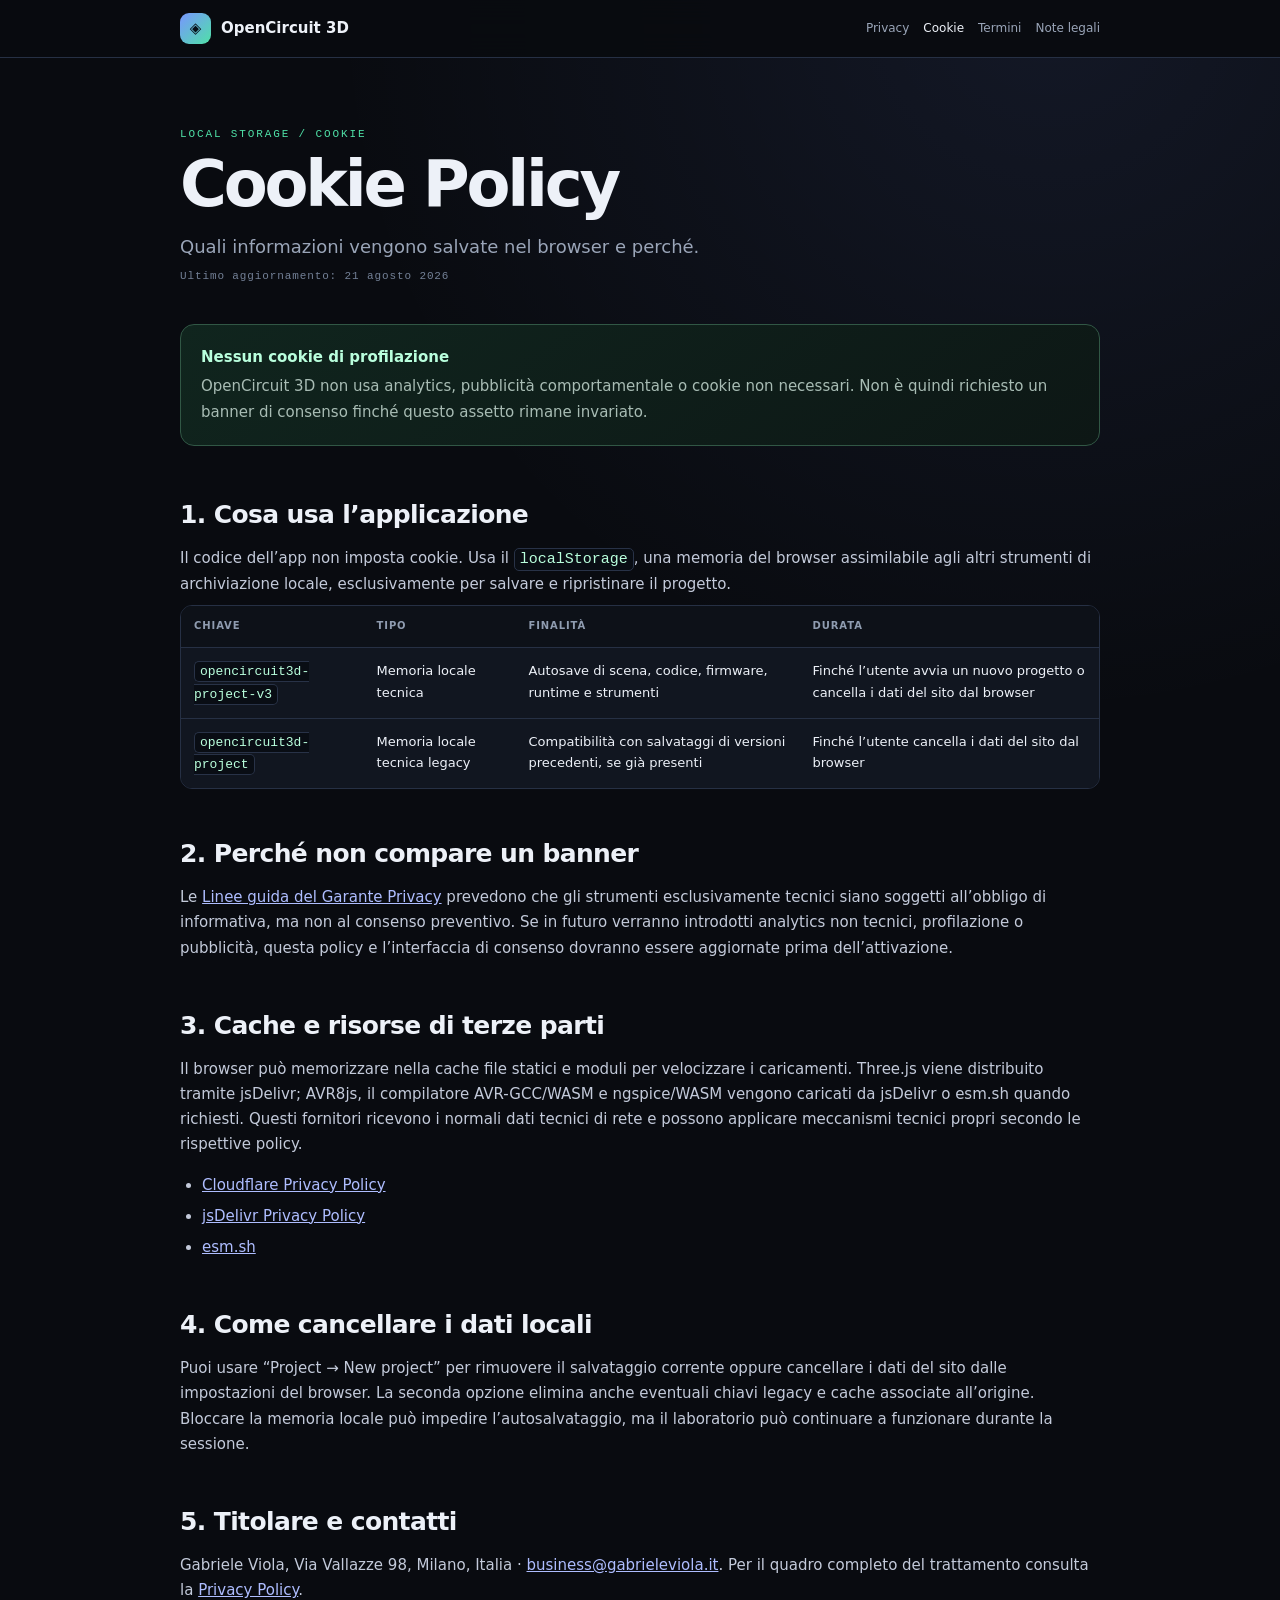
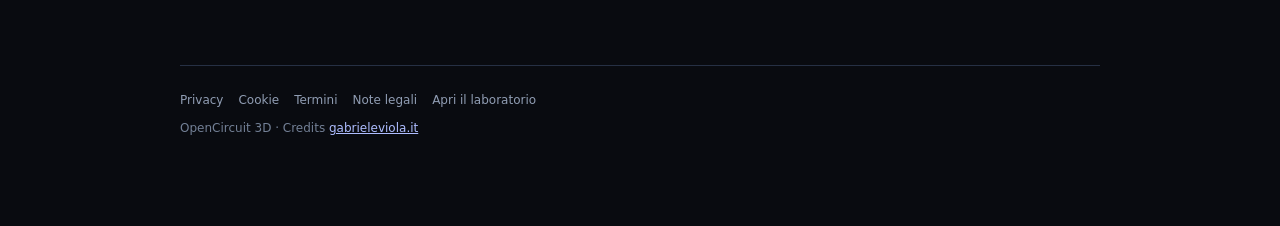
<file: cookies.html>
<!doctype html>
<html lang="it">
<head>
<meta charset="utf-8">
<meta name="viewport" content="width=device-width,initial-scale=1">
<meta name="theme-color" content="#090b10">
<meta name="description" content="Cookie Policy di OpenCircuit 3D.">
<title>Cookie Policy — OpenCircuit 3D</title>
<link rel="stylesheet" href="./legal.css">
</head>
<body>
<header><a class="brand" href="./index.html"><span class="mark">◈</span>OpenCircuit 3D</a><nav class="topnav" aria-label="Documenti legali"><a href="./privacy.html">Privacy</a><a href="./cookies.html" aria-current="page">Cookie</a><a href="./terms.html">Termini</a><a href="./legal.html">Note legali</a></nav></header>
<main>
 <div class="hero"><div class="eyebrow">LOCAL STORAGE / COOKIE</div><h1>Cookie Policy</h1><p class="lead">Quali informazioni vengono salvate nel browser e perché.</p><p class="updated">Ultimo aggiornamento: 21 agosto 2026</p></div>
 <div class="summary"><strong>Nessun cookie di profilazione</strong><p>OpenCircuit 3D non usa analytics, pubblicità comportamentale o cookie non necessari. Non è quindi richiesto un banner di consenso finché questo assetto rimane invariato.</p></div>

 <section><h2>1. Cosa usa l’applicazione</h2><p>Il codice dell’app non imposta cookie. Usa il <code>localStorage</code>, una memoria del browser assimilabile agli altri strumenti di archiviazione locale, esclusivamente per salvare e ripristinare il progetto.</p><div class="table-wrap"><table><thead><tr><th>Chiave</th><th>Tipo</th><th>Finalità</th><th>Durata</th></tr></thead><tbody><tr><td><code>opencircuit3d-project-v3</code></td><td>Memoria locale tecnica</td><td>Autosave di scena, codice, firmware, runtime e strumenti</td><td>Finché l’utente avvia un nuovo progetto o cancella i dati del sito dal browser</td></tr><tr><td><code>opencircuit3d-project</code></td><td>Memoria locale tecnica legacy</td><td>Compatibilità con salvataggi di versioni precedenti, se già presenti</td><td>Finché l’utente cancella i dati del sito dal browser</td></tr></tbody></table></div></section>

 <section><h2>2. Perché non compare un banner</h2><p>Le <a href="https://www.garanteprivacy.it/home/docweb/-/docweb-display/docweb/9677876" target="_blank" rel="noopener">Linee guida del Garante Privacy</a> prevedono che gli strumenti esclusivamente tecnici siano soggetti all’obbligo di informativa, ma non al consenso preventivo. Se in futuro verranno introdotti analytics non tecnici, profilazione o pubblicità, questa policy e l’interfaccia di consenso dovranno essere aggiornate prima dell’attivazione.</p></section>

 <section><h2>3. Cache e risorse di terze parti</h2><p>Il browser può memorizzare nella cache file statici e moduli per velocizzare i caricamenti. Three.js viene distribuito tramite jsDelivr; AVR8js, il compilatore AVR-GCC/WASM e ngspice/WASM vengono caricati da jsDelivr o esm.sh quando richiesti. Questi fornitori ricevono i normali dati tecnici di rete e possono applicare meccanismi tecnici propri secondo le rispettive policy.</p><ul><li><a href="https://www.cloudflare.com/privacypolicy/" target="_blank" rel="noopener">Cloudflare Privacy Policy</a></li><li><a href="https://www.jsdelivr.com/terms/privacy-policy-jsdelivr-net" target="_blank" rel="noopener">jsDelivr Privacy Policy</a></li><li><a href="https://esm.sh/" target="_blank" rel="noopener">esm.sh</a></li></ul></section>

 <section><h2>4. Come cancellare i dati locali</h2><p>Puoi usare “Project → New project” per rimuovere il salvataggio corrente oppure cancellare i dati del sito dalle impostazioni del browser. La seconda opzione elimina anche eventuali chiavi legacy e cache associate all’origine. Bloccare la memoria locale può impedire l’autosalvataggio, ma il laboratorio può continuare a funzionare durante la sessione.</p></section>

 <section><h2>5. Titolare e contatti</h2><p>Gabriele Viola, Via Vallazze 98, Milano, Italia · <a href="mailto:business@gabrieleviola.it">business@gabrieleviola.it</a>. Per il quadro completo del trattamento consulta la <a href="./privacy.html">Privacy Policy</a>.</p></section>

 <footer><nav class="footer-links" aria-label="Link legali"><a href="./privacy.html">Privacy</a><a href="./cookies.html">Cookie</a><a href="./terms.html">Termini</a><a href="./legal.html">Note legali</a><a href="./index.html">Apri il laboratorio</a></nav>OpenCircuit 3D · Credits <a href="https://gabrieleviola.it" target="_blank" rel="author noopener">gabrieleviola.it</a></footer>
</main>
</body>
</html>
</file>
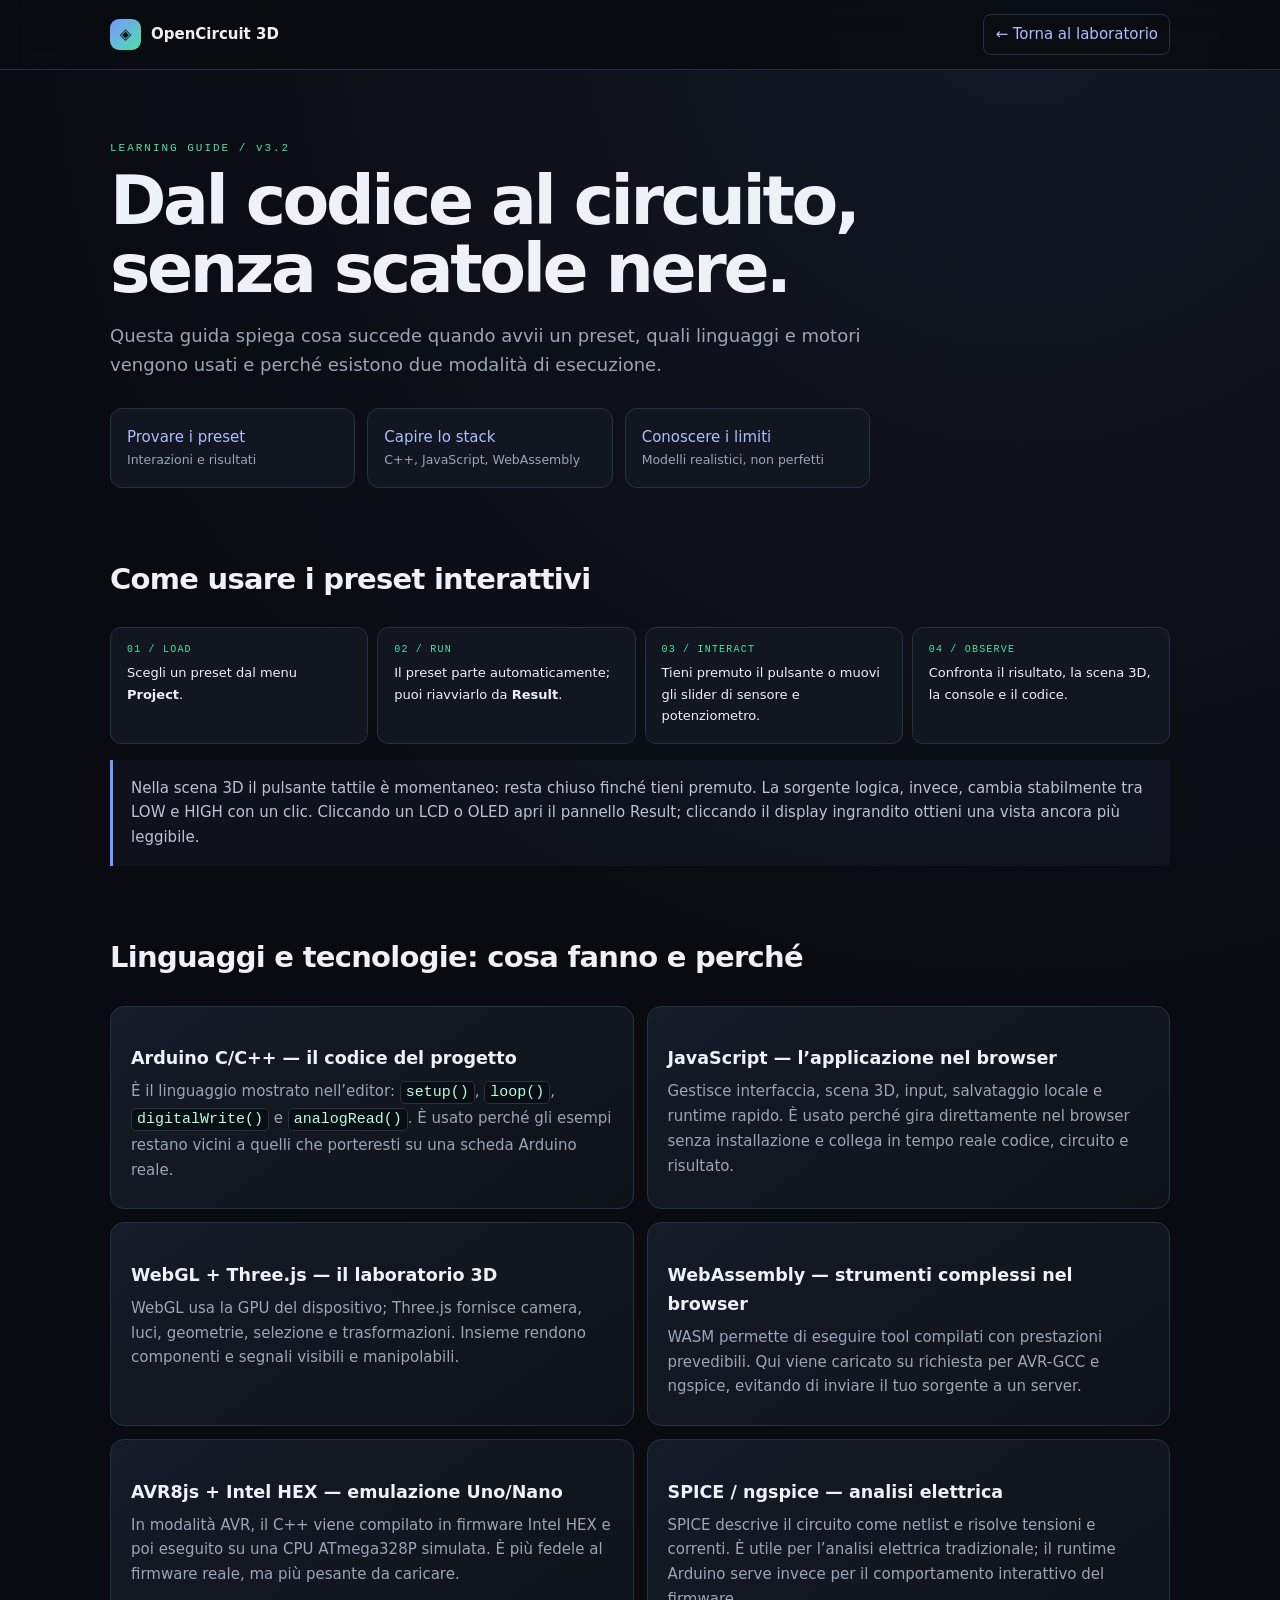
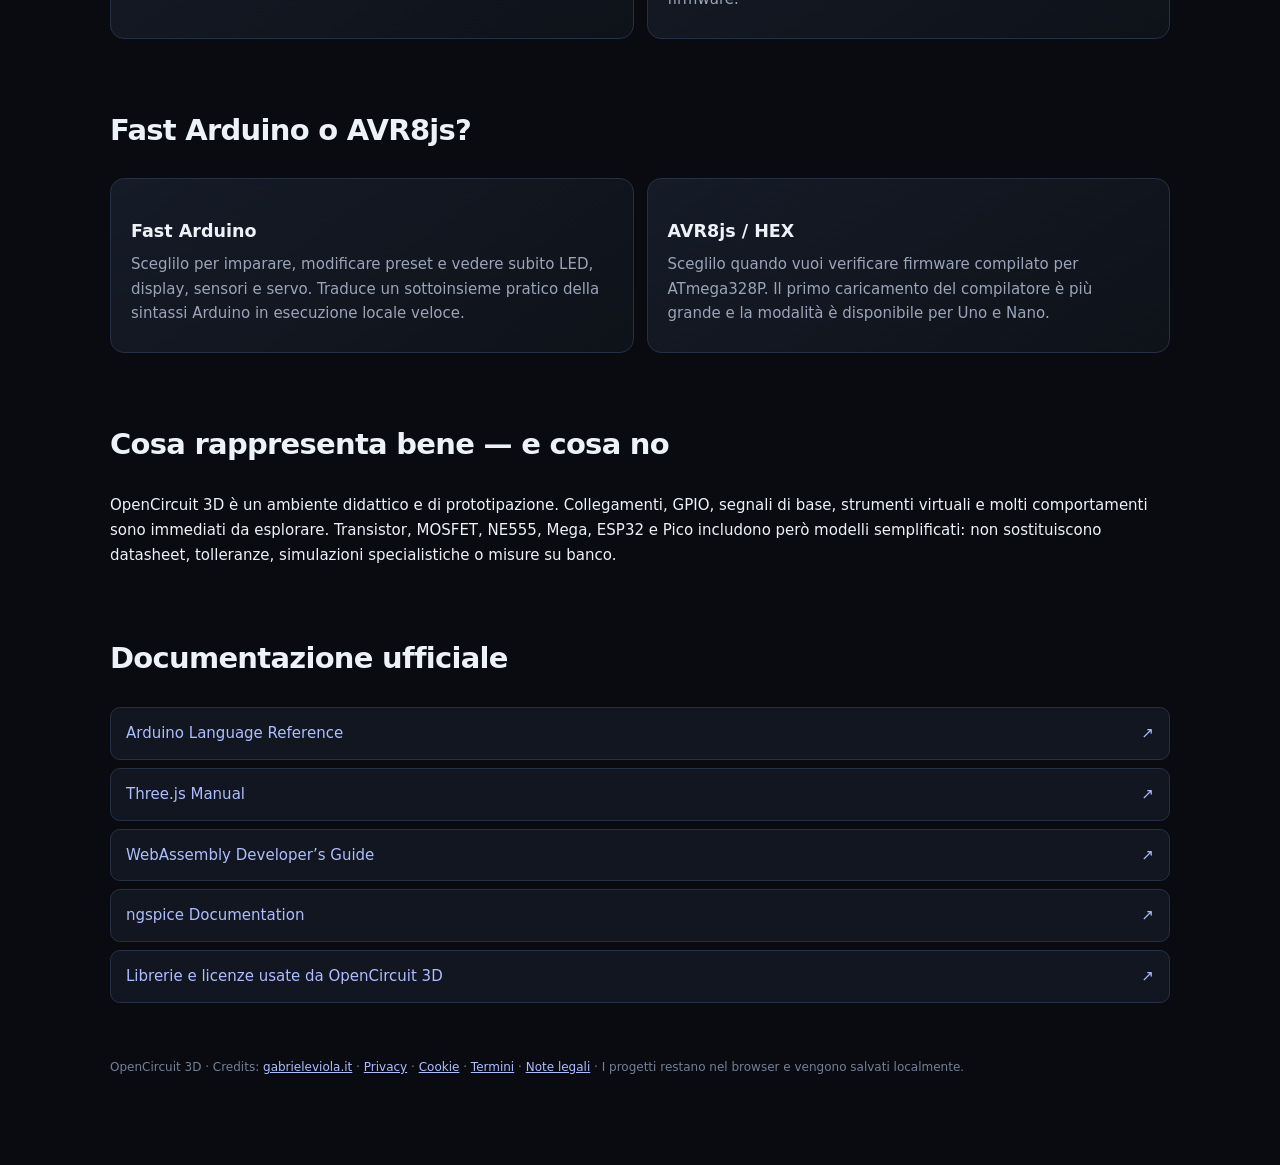
<file: guide.html>
<!doctype html>
<html lang="it">
<head>
<meta charset="utf-8">
<meta name="viewport" content="width=device-width,initial-scale=1">
<meta name="theme-color" content="#090b10">
<title>Guida — OpenCircuit 3D</title>
<style>
:root{color-scheme:dark;--bg:#090b10;--panel:#111620;--border:#263044;--text:#edf1f8;--muted:#9aa5b8;--accent:#7896ff;--green:#4fe1a7}*{box-sizing:border-box}html{scroll-behavior:smooth}body{margin:0;background:radial-gradient(circle at 80% 0,#7896ff18,transparent 34%),var(--bg);color:var(--text);font:15px/1.65 Inter,ui-sans-serif,system-ui,-apple-system,Segoe UI,sans-serif}a{color:#aebdff}header{position:sticky;top:0;z-index:5;display:flex;align-items:center;justify-content:space-between;gap:20px;padding:14px max(22px,calc((100vw - 1060px)/2));border-bottom:1px solid var(--border);background:#090b10e8;backdrop-filter:blur(14px)}.brand{display:flex;align-items:center;gap:10px;color:var(--text);text-decoration:none;font-weight:750}.mark{display:grid;place-items:center;width:31px;height:31px;border-radius:9px;background:linear-gradient(135deg,var(--accent),var(--green));color:#071019}.back{padding:7px 11px;border:1px solid var(--border);border-radius:8px;text-decoration:none}main{width:min(1060px,calc(100% - 40px));margin:auto;padding:72px 0 90px}.hero{max-width:760px;margin-bottom:62px}.eyebrow{color:var(--green);font:11px ui-monospace,monospace;letter-spacing:.18em}.hero h1{margin:13px 0 18px;font-size:clamp(36px,7vw,68px);line-height:1;letter-spacing:-.05em}.hero p{color:var(--muted);font-size:18px}.quick{display:grid;grid-template-columns:repeat(3,1fr);gap:12px;margin-top:28px}.quick a{padding:16px;border:1px solid var(--border);border-radius:12px;background:#111620;text-decoration:none}.quick small{display:block;color:var(--muted)}section{scroll-margin-top:80px;margin-top:68px}h2{font-size:29px;letter-spacing:-.025em}h3{margin-bottom:5px}.grid{display:grid;grid-template-columns:repeat(2,1fr);gap:13px}.card{padding:20px;border:1px solid var(--border);border-radius:14px;background:linear-gradient(145deg,#151b27,#0e1219)}.card p{margin:6px 0;color:var(--muted)}code{padding:2px 5px;border:1px solid #283247;border-radius:5px;background:#090d14;color:#b9ffdd}.flow{display:grid;grid-template-columns:repeat(4,1fr);gap:9px}.step{position:relative;padding:16px;border:1px solid var(--border);border-radius:11px;background:var(--panel)}.step b{display:block;color:var(--green);font:10px ui-monospace,monospace;letter-spacing:.12em}.step span{display:block;margin-top:7px;font-size:13px}.note{margin-top:16px;padding:16px 18px;border-left:3px solid var(--accent);background:#7896ff0d;color:#b9c3d4}.docs{display:grid;gap:8px}.docs a{display:flex;justify-content:space-between;gap:16px;padding:13px 15px;border:1px solid var(--border);border-radius:10px;background:var(--panel);text-decoration:none}.docs a::after{content:"↗"}footer{padding-top:55px;color:#738096;font-size:12px}@media(max-width:760px){main{padding-top:45px}.quick,.grid,.flow{grid-template-columns:1fr}.hero p{font-size:16px}header{padding:12px 18px}}
</style>
</head>
<body>
<header><a class="brand" href="./index.html"><span class="mark">◈</span>OpenCircuit 3D</a><a class="back" href="./index.html">← Torna al laboratorio</a></header>
<main>
 <div class="hero"><div class="eyebrow">LEARNING GUIDE / v3.2</div><h1>Dal codice al circuito, senza scatole nere.</h1><p>Questa guida spiega cosa succede quando avvii un preset, quali linguaggi e motori vengono usati e perché esistono due modalità di esecuzione.</p><div class="quick"><a href="#presets">Provare i preset<small>Interazioni e risultati</small></a><a href="#stack">Capire lo stack<small>C++, JavaScript, WebAssembly</small></a><a href="#limiti">Conoscere i limiti<small>Modelli realistici, non perfetti</small></a></div></div>

 <section id="presets"><h2>Come usare i preset interattivi</h2><div class="flow"><div class="step"><b>01 / LOAD</b><span>Scegli un preset dal menu <strong>Project</strong>.</span></div><div class="step"><b>02 / RUN</b><span>Il preset parte automaticamente; puoi riavviarlo da <strong>Result</strong>.</span></div><div class="step"><b>03 / INTERACT</b><span>Tieni premuto il pulsante o muovi gli slider di sensore e potenziometro.</span></div><div class="step"><b>04 / OBSERVE</b><span>Confronta il risultato, la scena 3D, la console e il codice.</span></div></div><div class="note">Nella scena 3D il pulsante tattile è momentaneo: resta chiuso finché tieni premuto. La sorgente logica, invece, cambia stabilmente tra LOW e HIGH con un clic. Cliccando un LCD o OLED apri il pannello Result; cliccando il display ingrandito ottieni una vista ancora più leggibile.</div></section>

 <section id="stack"><h2>Linguaggi e tecnologie: cosa fanno e perché</h2><div class="grid">
  <article class="card"><h3>Arduino C/C++ — il codice del progetto</h3><p>È il linguaggio mostrato nell’editor: <code>setup()</code>, <code>loop()</code>, <code>digitalWrite()</code> e <code>analogRead()</code>. È usato perché gli esempi restano vicini a quelli che porteresti su una scheda Arduino reale.</p></article>
  <article class="card"><h3>JavaScript — l’applicazione nel browser</h3><p>Gestisce interfaccia, scena 3D, input, salvataggio locale e runtime rapido. È usato perché gira direttamente nel browser senza installazione e collega in tempo reale codice, circuito e risultato.</p></article>
  <article class="card"><h3>WebGL + Three.js — il laboratorio 3D</h3><p>WebGL usa la GPU del dispositivo; Three.js fornisce camera, luci, geometrie, selezione e trasformazioni. Insieme rendono componenti e segnali visibili e manipolabili.</p></article>
  <article class="card"><h3>WebAssembly — strumenti complessi nel browser</h3><p>WASM permette di eseguire tool compilati con prestazioni prevedibili. Qui viene caricato su richiesta per AVR-GCC e ngspice, evitando di inviare il tuo sorgente a un server.</p></article>
  <article class="card"><h3>AVR8js + Intel HEX — emulazione Uno/Nano</h3><p>In modalità AVR, il C++ viene compilato in firmware Intel HEX e poi eseguito su una CPU ATmega328P simulata. È più fedele al firmware reale, ma più pesante da caricare.</p></article>
  <article class="card"><h3>SPICE / ngspice — analisi elettrica</h3><p>SPICE descrive il circuito come netlist e risolve tensioni e correnti. È utile per l’analisi elettrica tradizionale; il runtime Arduino serve invece per il comportamento interattivo del firmware.</p></article>
 </div></section>

 <section><h2>Fast Arduino o AVR8js?</h2><div class="grid"><article class="card"><h3>Fast Arduino</h3><p>Sceglilo per imparare, modificare preset e vedere subito LED, display, sensori e servo. Traduce un sottoinsieme pratico della sintassi Arduino in esecuzione locale veloce.</p></article><article class="card"><h3>AVR8js / HEX</h3><p>Sceglilo quando vuoi verificare firmware compilato per ATmega328P. Il primo caricamento del compilatore è più grande e la modalità è disponibile per Uno e Nano.</p></article></div></section>

 <section id="limiti"><h2>Cosa rappresenta bene — e cosa no</h2><p>OpenCircuit 3D è un ambiente didattico e di prototipazione. Collegamenti, GPIO, segnali di base, strumenti virtuali e molti comportamenti sono immediati da esplorare. Transistor, MOSFET, NE555, Mega, ESP32 e Pico includono però modelli semplificati: non sostituiscono datasheet, tolleranze, simulazioni specialistiche o misure su banco.</p></section>

 <section><h2>Documentazione ufficiale</h2><div class="docs"><a href="https://docs.arduino.cc/language-reference/" target="_blank" rel="noopener">Arduino Language Reference</a><a href="https://threejs.org/manual/" target="_blank" rel="noopener">Three.js Manual</a><a href="https://webassembly.org/getting-started/developers-guide/" target="_blank" rel="noopener">WebAssembly Developer’s Guide</a><a href="https://ngspice.sourceforge.io/docs.html" target="_blank" rel="noopener">ngspice Documentation</a><a href="./THIRD_PARTY.md" target="_blank" rel="noopener">Librerie e licenze usate da OpenCircuit 3D</a></div></section>
 <footer>OpenCircuit 3D · Credits: <a href="https://gabrieleviola.it" target="_blank" rel="author noopener">gabrieleviola.it</a> · <a href="./privacy.html">Privacy</a> · <a href="./cookies.html">Cookie</a> · <a href="./terms.html">Termini</a> · <a href="./legal.html">Note legali</a> · I progetti restano nel browser e vengono salvati localmente.</footer>
</main>
</body>
</html>
</file>
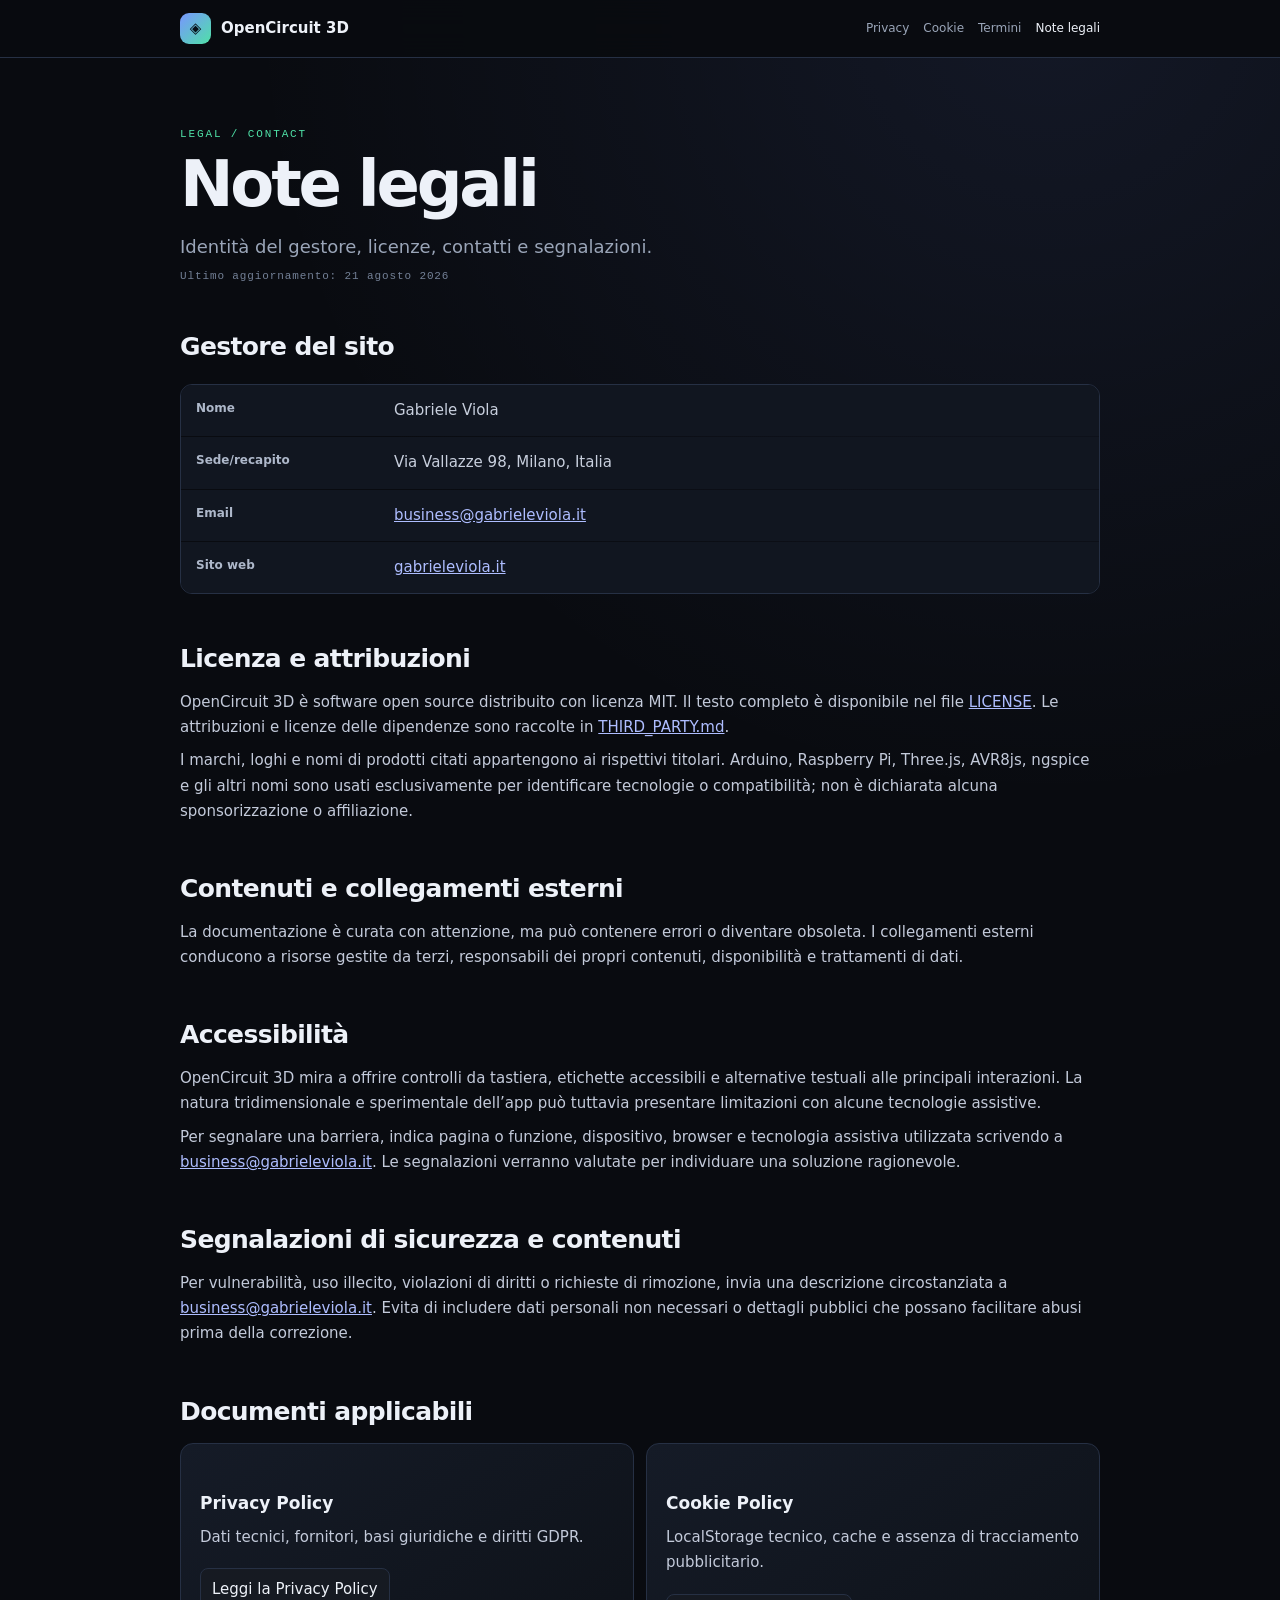
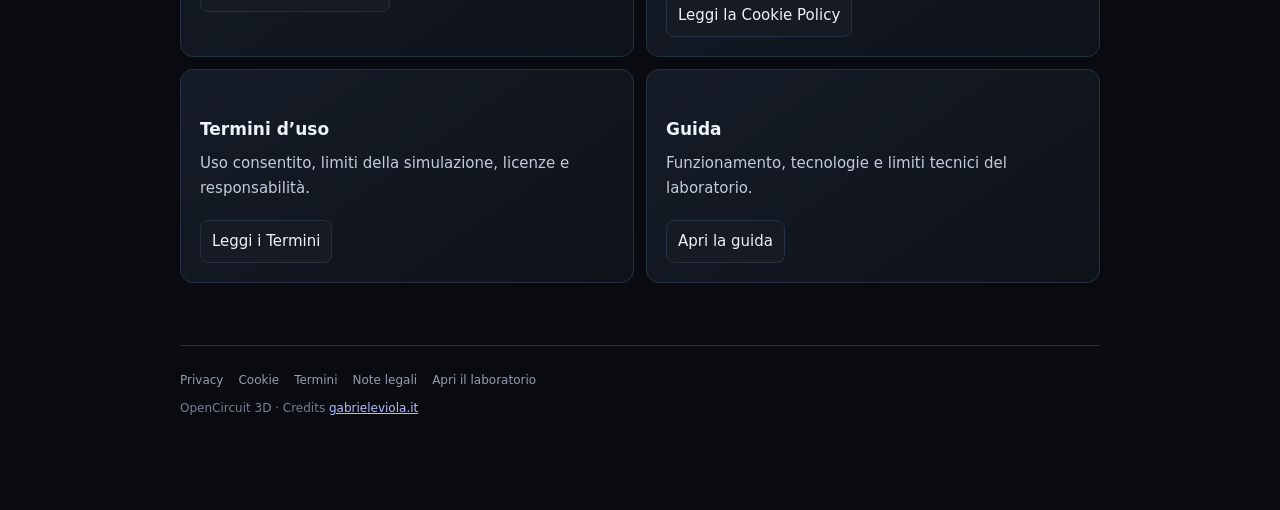
<file: legal.html>
<!doctype html>
<html lang="it">
<head>
<meta charset="utf-8">
<meta name="viewport" content="width=device-width,initial-scale=1">
<meta name="theme-color" content="#090b10">
<meta name="description" content="Note legali e contatti di OpenCircuit 3D.">
<title>Note legali — OpenCircuit 3D</title>
<link rel="stylesheet" href="./legal.css">
</head>
<body>
<header><a class="brand" href="./index.html"><span class="mark">◈</span>OpenCircuit 3D</a><nav class="topnav" aria-label="Documenti legali"><a href="./privacy.html">Privacy</a><a href="./cookies.html">Cookie</a><a href="./terms.html">Termini</a><a href="./legal.html" aria-current="page">Note legali</a></nav></header>
<main>
 <div class="hero"><div class="eyebrow">LEGAL / CONTACT</div><h1>Note legali</h1><p class="lead">Identità del gestore, licenze, contatti e segnalazioni.</p><p class="updated">Ultimo aggiornamento: 21 agosto 2026</p></div>

 <section><h2>Gestore del sito</h2><div class="facts"><div class="fact"><b>Nome</b><span>Gabriele Viola</span></div><div class="fact"><b>Sede/recapito</b><span>Via Vallazze 98, Milano, Italia</span></div><div class="fact"><b>Email</b><span><a href="mailto:business@gabrieleviola.it">business@gabrieleviola.it</a></span></div><div class="fact"><b>Sito web</b><span><a href="https://gabrieleviola.it" target="_blank" rel="noopener">gabrieleviola.it</a></span></div></div></section>

 <section><h2>Licenza e attribuzioni</h2><p>OpenCircuit 3D è software open source distribuito con licenza MIT. Il testo completo è disponibile nel file <a href="./LICENSE">LICENSE</a>. Le attribuzioni e licenze delle dipendenze sono raccolte in <a href="./THIRD_PARTY.md">THIRD_PARTY.md</a>.</p><p>I marchi, loghi e nomi di prodotti citati appartengono ai rispettivi titolari. Arduino, Raspberry Pi, Three.js, AVR8js, ngspice e gli altri nomi sono usati esclusivamente per identificare tecnologie o compatibilità; non è dichiarata alcuna sponsorizzazione o affiliazione.</p></section>

 <section><h2>Contenuti e collegamenti esterni</h2><p>La documentazione è curata con attenzione, ma può contenere errori o diventare obsoleta. I collegamenti esterni conducono a risorse gestite da terzi, responsabili dei propri contenuti, disponibilità e trattamenti di dati.</p></section>

 <section><h2>Accessibilità</h2><p>OpenCircuit 3D mira a offrire controlli da tastiera, etichette accessibili e alternative testuali alle principali interazioni. La natura tridimensionale e sperimentale dell’app può tuttavia presentare limitazioni con alcune tecnologie assistive.</p><p>Per segnalare una barriera, indica pagina o funzione, dispositivo, browser e tecnologia assistiva utilizzata scrivendo a <a href="mailto:business@gabrieleviola.it?subject=Accessibilit%C3%A0%20OpenCircuit%203D">business@gabrieleviola.it</a>. Le segnalazioni verranno valutate per individuare una soluzione ragionevole.</p></section>

 <section><h2>Segnalazioni di sicurezza e contenuti</h2><p>Per vulnerabilità, uso illecito, violazioni di diritti o richieste di rimozione, invia una descrizione circostanziata a <a href="mailto:business@gabrieleviola.it?subject=Segnalazione%20OpenCircuit%203D">business@gabrieleviola.it</a>. Evita di includere dati personali non necessari o dettagli pubblici che possano facilitare abusi prima della correzione.</p></section>

 <section><h2>Documenti applicabili</h2><div class="grid"><article class="card"><h3>Privacy Policy</h3><p>Dati tecnici, fornitori, basi giuridiche e diritti GDPR.</p><a class="button" href="./privacy.html">Leggi la Privacy Policy</a></article><article class="card"><h3>Cookie Policy</h3><p>LocalStorage tecnico, cache e assenza di tracciamento pubblicitario.</p><a class="button" href="./cookies.html">Leggi la Cookie Policy</a></article><article class="card"><h3>Termini d’uso</h3><p>Uso consentito, limiti della simulazione, licenze e responsabilità.</p><a class="button" href="./terms.html">Leggi i Termini</a></article><article class="card"><h3>Guida</h3><p>Funzionamento, tecnologie e limiti tecnici del laboratorio.</p><a class="button" href="./guide.html">Apri la guida</a></article></div></section>

 <footer><nav class="footer-links" aria-label="Link legali"><a href="./privacy.html">Privacy</a><a href="./cookies.html">Cookie</a><a href="./terms.html">Termini</a><a href="./legal.html">Note legali</a><a href="./index.html">Apri il laboratorio</a></nav>OpenCircuit 3D · Credits <a href="https://gabrieleviola.it" target="_blank" rel="author noopener">gabrieleviola.it</a></footer>
</main>
</body>
</html>
</file>
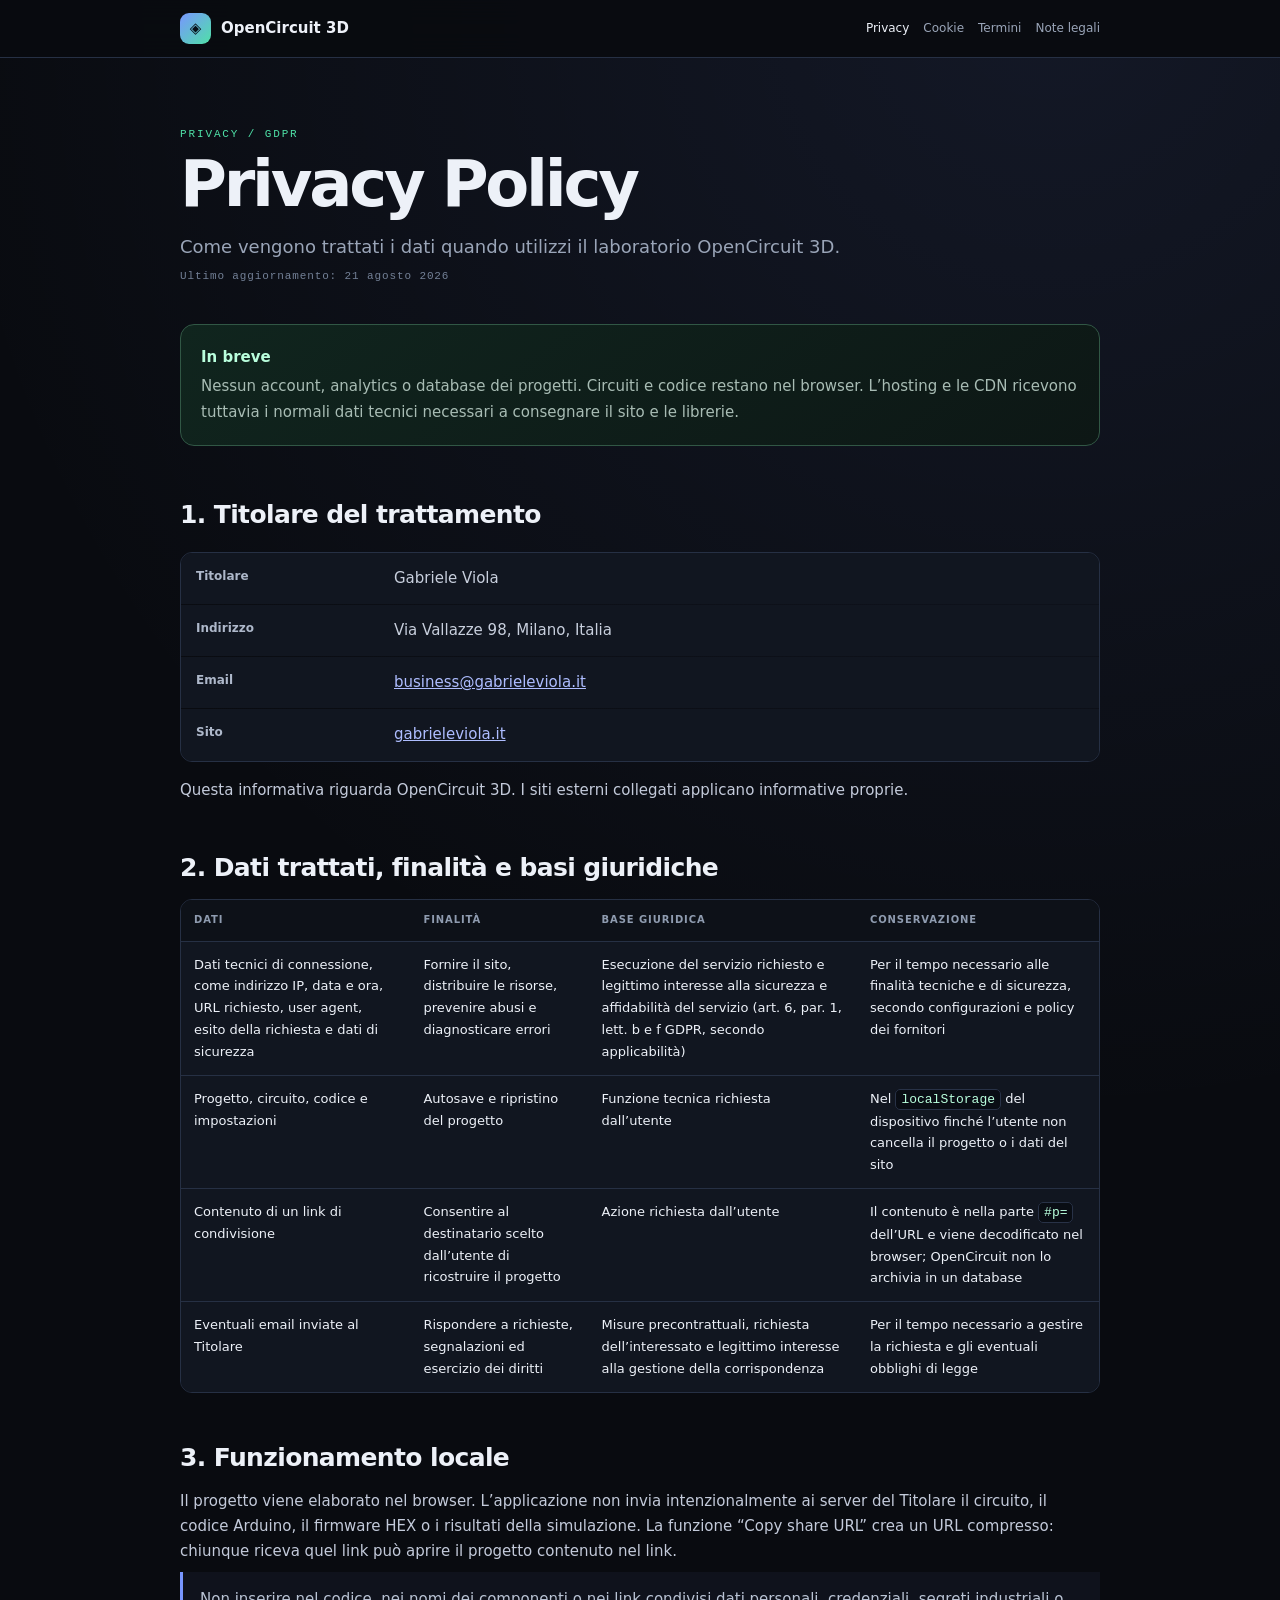
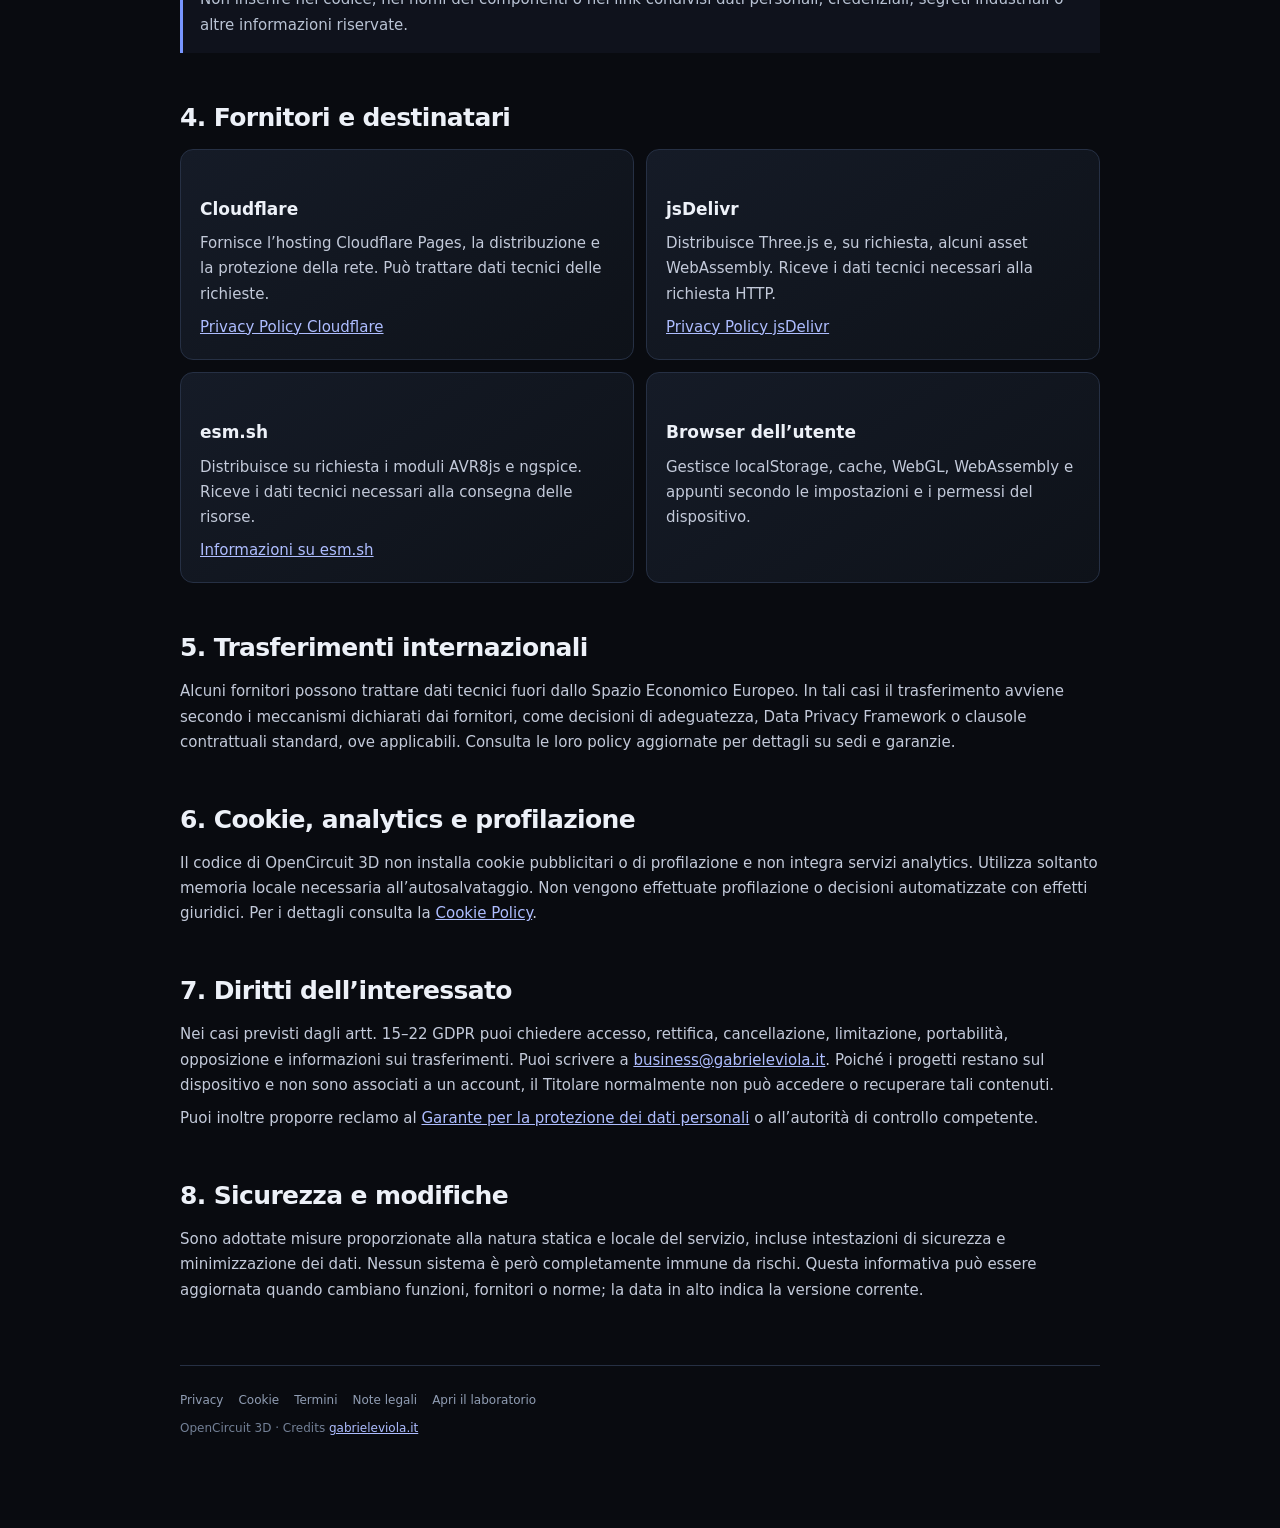
<file: privacy.html>
<!doctype html>
<html lang="it">
<head>
<meta charset="utf-8">
<meta name="viewport" content="width=device-width,initial-scale=1">
<meta name="theme-color" content="#090b10">
<meta name="description" content="Informativa privacy di OpenCircuit 3D.">
<title>Privacy Policy — OpenCircuit 3D</title>
<link rel="stylesheet" href="./legal.css">
</head>
<body>
<header><a class="brand" href="./index.html"><span class="mark">◈</span>OpenCircuit 3D</a><nav class="topnav" aria-label="Documenti legali"><a href="./privacy.html" aria-current="page">Privacy</a><a href="./cookies.html">Cookie</a><a href="./terms.html">Termini</a><a href="./legal.html">Note legali</a></nav></header>
<main>
 <div class="hero"><div class="eyebrow">PRIVACY / GDPR</div><h1>Privacy Policy</h1><p class="lead">Come vengono trattati i dati quando utilizzi il laboratorio OpenCircuit 3D.</p><p class="updated">Ultimo aggiornamento: 21 agosto 2026</p></div>
 <div class="summary"><strong>In breve</strong><p>Nessun account, analytics o database dei progetti. Circuiti e codice restano nel browser. L’hosting e le CDN ricevono tuttavia i normali dati tecnici necessari a consegnare il sito e le librerie.</p></div>

 <section><h2>1. Titolare del trattamento</h2><div class="facts"><div class="fact"><b>Titolare</b><span>Gabriele Viola</span></div><div class="fact"><b>Indirizzo</b><span>Via Vallazze 98, Milano, Italia</span></div><div class="fact"><b>Email</b><span><a href="mailto:business@gabrieleviola.it">business@gabrieleviola.it</a></span></div><div class="fact"><b>Sito</b><span><a href="https://gabrieleviola.it" target="_blank" rel="noopener">gabrieleviola.it</a></span></div></div><p>Questa informativa riguarda OpenCircuit 3D. I siti esterni collegati applicano informative proprie.</p></section>

 <section><h2>2. Dati trattati, finalità e basi giuridiche</h2><div class="table-wrap"><table><thead><tr><th>Dati</th><th>Finalità</th><th>Base giuridica</th><th>Conservazione</th></tr></thead><tbody><tr><td>Dati tecnici di connessione, come indirizzo IP, data e ora, URL richiesto, user agent, esito della richiesta e dati di sicurezza</td><td>Fornire il sito, distribuire le risorse, prevenire abusi e diagnosticare errori</td><td>Esecuzione del servizio richiesto e legittimo interesse alla sicurezza e affidabilità del servizio (art. 6, par. 1, lett. b e f GDPR, secondo applicabilità)</td><td>Per il tempo necessario alle finalità tecniche e di sicurezza, secondo configurazioni e policy dei fornitori</td></tr><tr><td>Progetto, circuito, codice e impostazioni</td><td>Autosave e ripristino del progetto</td><td>Funzione tecnica richiesta dall’utente</td><td>Nel <code>localStorage</code> del dispositivo finché l’utente non cancella il progetto o i dati del sito</td></tr><tr><td>Contenuto di un link di condivisione</td><td>Consentire al destinatario scelto dall’utente di ricostruire il progetto</td><td>Azione richiesta dall’utente</td><td>Il contenuto è nella parte <code>#p=</code> dell’URL e viene decodificato nel browser; OpenCircuit non lo archivia in un database</td></tr><tr><td>Eventuali email inviate al Titolare</td><td>Rispondere a richieste, segnalazioni ed esercizio dei diritti</td><td>Misure precontrattuali, richiesta dell’interessato e legittimo interesse alla gestione della corrispondenza</td><td>Per il tempo necessario a gestire la richiesta e gli eventuali obblighi di legge</td></tr></tbody></table></div></section>

 <section><h2>3. Funzionamento locale</h2><p>Il progetto viene elaborato nel browser. L’applicazione non invia intenzionalmente ai server del Titolare il circuito, il codice Arduino, il firmware HEX o i risultati della simulazione. La funzione “Copy share URL” crea un URL compresso: chiunque riceva quel link può aprire il progetto contenuto nel link.</p><div class="callout">Non inserire nel codice, nei nomi dei componenti o nei link condivisi dati personali, credenziali, segreti industriali o altre informazioni riservate.</div></section>

 <section><h2>4. Fornitori e destinatari</h2><div class="grid"><article class="card"><h3>Cloudflare</h3><p>Fornisce l’hosting Cloudflare Pages, la distribuzione e la protezione della rete. Può trattare dati tecnici delle richieste.</p><a href="https://www.cloudflare.com/privacypolicy/" target="_blank" rel="noopener">Privacy Policy Cloudflare</a></article><article class="card"><h3>jsDelivr</h3><p>Distribuisce Three.js e, su richiesta, alcuni asset WebAssembly. Riceve i dati tecnici necessari alla richiesta HTTP.</p><a href="https://www.jsdelivr.com/terms/privacy-policy-jsdelivr-net" target="_blank" rel="noopener">Privacy Policy jsDelivr</a></article><article class="card"><h3>esm.sh</h3><p>Distribuisce su richiesta i moduli AVR8js e ngspice. Riceve i dati tecnici necessari alla consegna delle risorse.</p><a href="https://esm.sh/" target="_blank" rel="noopener">Informazioni su esm.sh</a></article><article class="card"><h3>Browser dell’utente</h3><p>Gestisce localStorage, cache, WebGL, WebAssembly e appunti secondo le impostazioni e i permessi del dispositivo.</p></article></div></section>

 <section><h2>5. Trasferimenti internazionali</h2><p>Alcuni fornitori possono trattare dati tecnici fuori dallo Spazio Economico Europeo. In tali casi il trasferimento avviene secondo i meccanismi dichiarati dai fornitori, come decisioni di adeguatezza, Data Privacy Framework o clausole contrattuali standard, ove applicabili. Consulta le loro policy aggiornate per dettagli su sedi e garanzie.</p></section>

 <section><h2>6. Cookie, analytics e profilazione</h2><p>Il codice di OpenCircuit 3D non installa cookie pubblicitari o di profilazione e non integra servizi analytics. Utilizza soltanto memoria locale necessaria all’autosalvataggio. Non vengono effettuate profilazione o decisioni automatizzate con effetti giuridici. Per i dettagli consulta la <a href="./cookies.html">Cookie Policy</a>.</p></section>

 <section><h2>7. Diritti dell’interessato</h2><p>Nei casi previsti dagli artt. 15–22 GDPR puoi chiedere accesso, rettifica, cancellazione, limitazione, portabilità, opposizione e informazioni sui trasferimenti. Puoi scrivere a <a href="mailto:business@gabrieleviola.it">business@gabrieleviola.it</a>. Poiché i progetti restano sul dispositivo e non sono associati a un account, il Titolare normalmente non può accedere o recuperare tali contenuti.</p><p>Puoi inoltre proporre reclamo al <a href="https://www.garanteprivacy.it/" target="_blank" rel="noopener">Garante per la protezione dei dati personali</a> o all’autorità di controllo competente.</p></section>

 <section><h2>8. Sicurezza e modifiche</h2><p>Sono adottate misure proporzionate alla natura statica e locale del servizio, incluse intestazioni di sicurezza e minimizzazione dei dati. Nessun sistema è però completamente immune da rischi. Questa informativa può essere aggiornata quando cambiano funzioni, fornitori o norme; la data in alto indica la versione corrente.</p></section>

 <footer><nav class="footer-links" aria-label="Link legali"><a href="./privacy.html">Privacy</a><a href="./cookies.html">Cookie</a><a href="./terms.html">Termini</a><a href="./legal.html">Note legali</a><a href="./index.html">Apri il laboratorio</a></nav>OpenCircuit 3D · Credits <a href="https://gabrieleviola.it" target="_blank" rel="author noopener">gabrieleviola.it</a></footer>
</main>
</body>
</html>
</file>
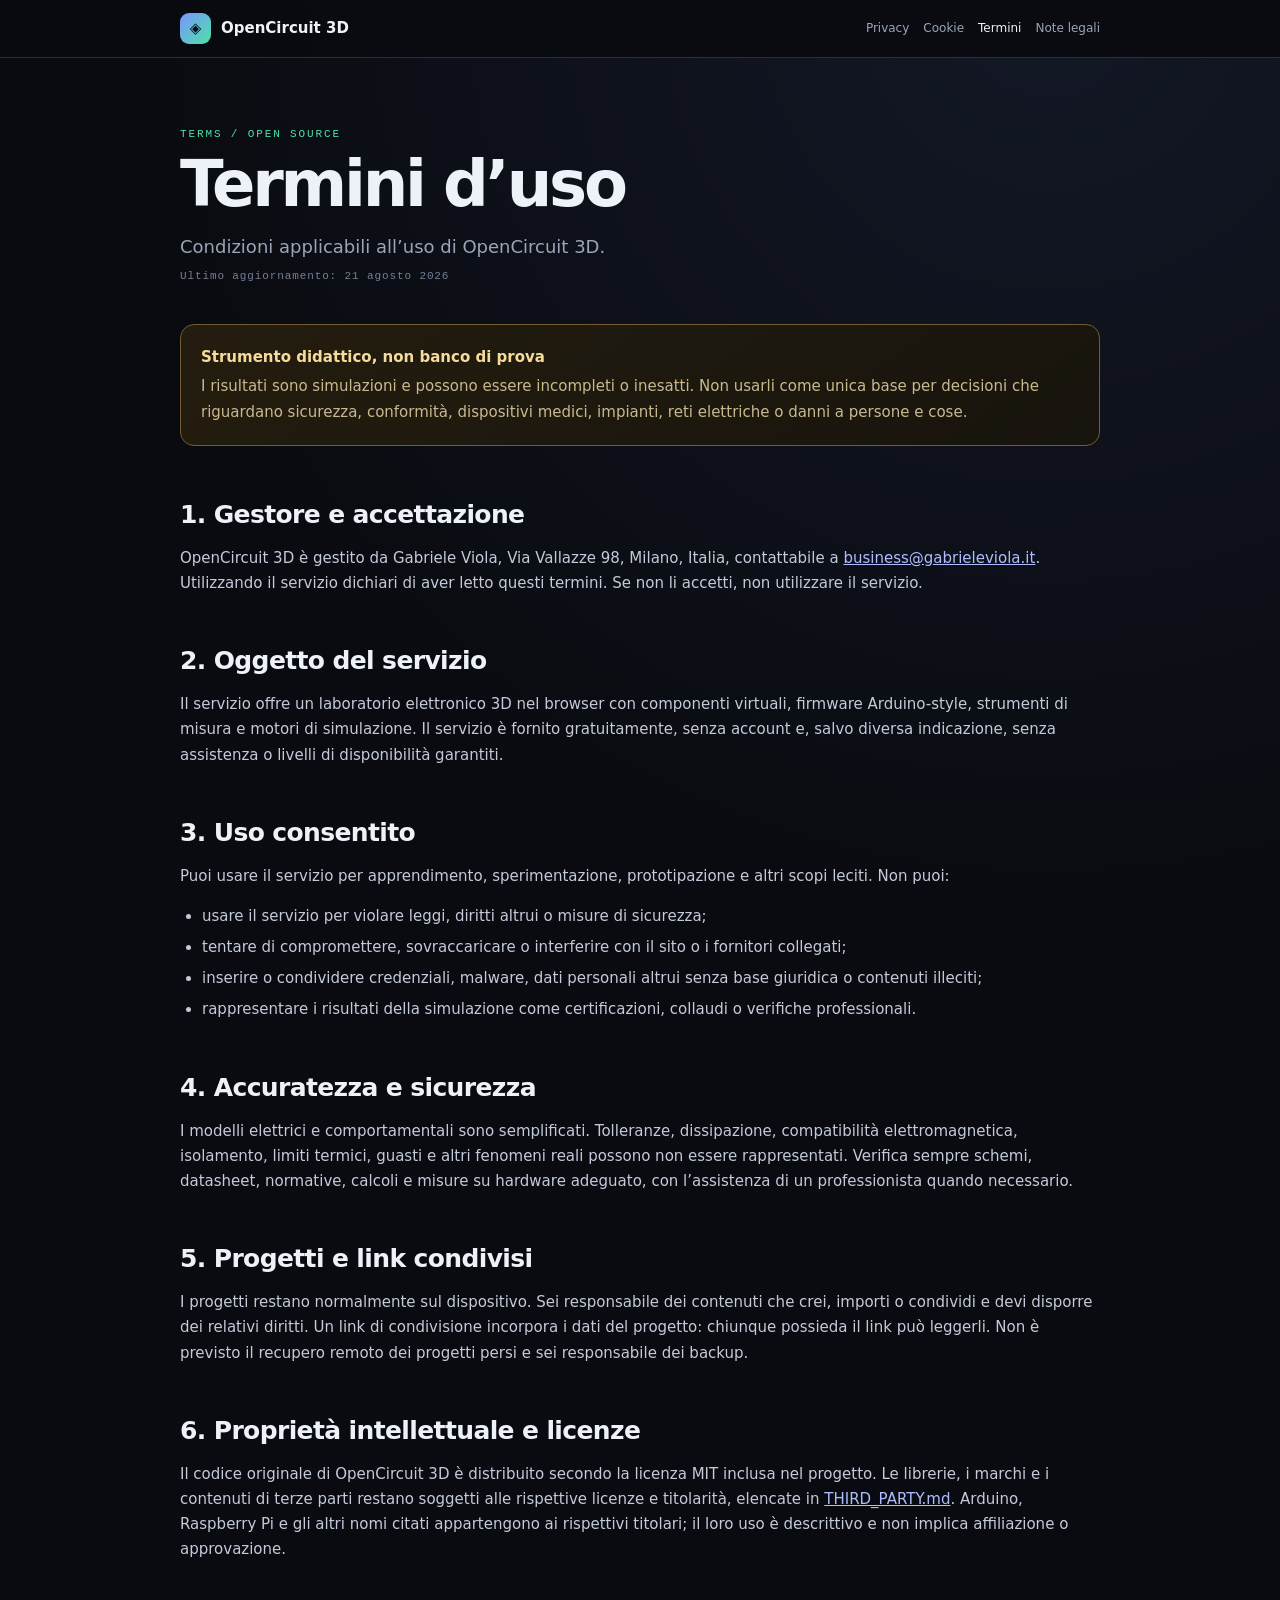
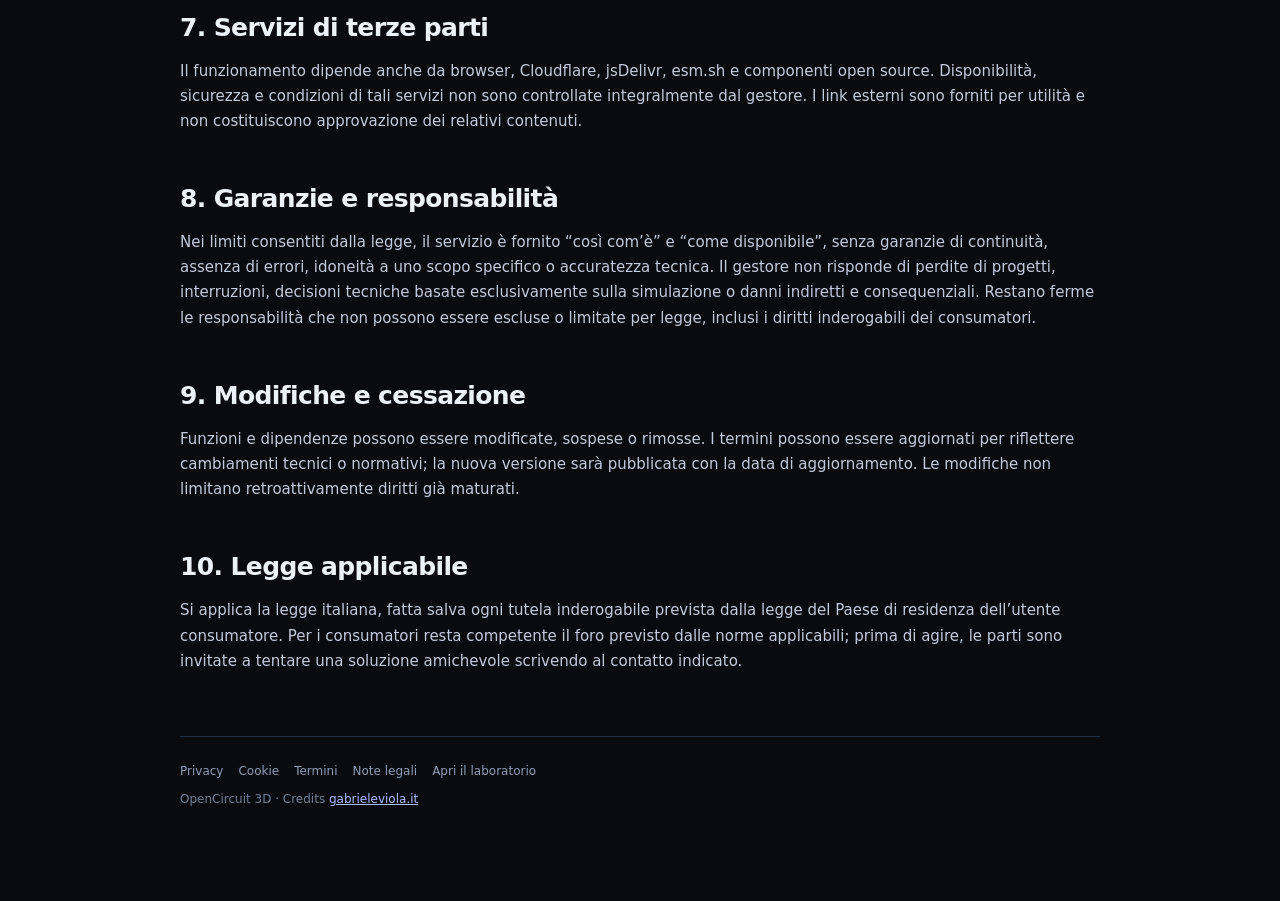
<file: terms.html>
<!doctype html>
<html lang="it">
<head>
<meta charset="utf-8">
<meta name="viewport" content="width=device-width,initial-scale=1">
<meta name="theme-color" content="#090b10">
<meta name="description" content="Termini d’uso di OpenCircuit 3D.">
<title>Termini d’uso — OpenCircuit 3D</title>
<link rel="stylesheet" href="./legal.css">
</head>
<body>
<header><a class="brand" href="./index.html"><span class="mark">◈</span>OpenCircuit 3D</a><nav class="topnav" aria-label="Documenti legali"><a href="./privacy.html">Privacy</a><a href="./cookies.html">Cookie</a><a href="./terms.html" aria-current="page">Termini</a><a href="./legal.html">Note legali</a></nav></header>
<main>
 <div class="hero"><div class="eyebrow">TERMS / OPEN SOURCE</div><h1>Termini d’uso</h1><p class="lead">Condizioni applicabili all’uso di OpenCircuit 3D.</p><p class="updated">Ultimo aggiornamento: 21 agosto 2026</p></div>
 <div class="summary warning"><strong>Strumento didattico, non banco di prova</strong><p>I risultati sono simulazioni e possono essere incompleti o inesatti. Non usarli come unica base per decisioni che riguardano sicurezza, conformità, dispositivi medici, impianti, reti elettriche o danni a persone e cose.</p></div>

 <section><h2>1. Gestore e accettazione</h2><p>OpenCircuit 3D è gestito da Gabriele Viola, Via Vallazze 98, Milano, Italia, contattabile a <a href="mailto:business@gabrieleviola.it">business@gabrieleviola.it</a>. Utilizzando il servizio dichiari di aver letto questi termini. Se non li accetti, non utilizzare il servizio.</p></section>

 <section><h2>2. Oggetto del servizio</h2><p>Il servizio offre un laboratorio elettronico 3D nel browser con componenti virtuali, firmware Arduino-style, strumenti di misura e motori di simulazione. Il servizio è fornito gratuitamente, senza account e, salvo diversa indicazione, senza assistenza o livelli di disponibilità garantiti.</p></section>

 <section><h2>3. Uso consentito</h2><p>Puoi usare il servizio per apprendimento, sperimentazione, prototipazione e altri scopi leciti. Non puoi:</p><ul><li>usare il servizio per violare leggi, diritti altrui o misure di sicurezza;</li><li>tentare di compromettere, sovraccaricare o interferire con il sito o i fornitori collegati;</li><li>inserire o condividere credenziali, malware, dati personali altrui senza base giuridica o contenuti illeciti;</li><li>rappresentare i risultati della simulazione come certificazioni, collaudi o verifiche professionali.</li></ul></section>

 <section><h2>4. Accuratezza e sicurezza</h2><p>I modelli elettrici e comportamentali sono semplificati. Tolleranze, dissipazione, compatibilità elettromagnetica, isolamento, limiti termici, guasti e altri fenomeni reali possono non essere rappresentati. Verifica sempre schemi, datasheet, normative, calcoli e misure su hardware adeguato, con l’assistenza di un professionista quando necessario.</p></section>

 <section><h2>5. Progetti e link condivisi</h2><p>I progetti restano normalmente sul dispositivo. Sei responsabile dei contenuti che crei, importi o condividi e devi disporre dei relativi diritti. Un link di condivisione incorpora i dati del progetto: chiunque possieda il link può leggerli. Non è previsto il recupero remoto dei progetti persi e sei responsabile dei backup.</p></section>

 <section><h2>6. Proprietà intellettuale e licenze</h2><p>Il codice originale di OpenCircuit 3D è distribuito secondo la licenza MIT inclusa nel progetto. Le librerie, i marchi e i contenuti di terze parti restano soggetti alle rispettive licenze e titolarità, elencate in <a href="./THIRD_PARTY.md">THIRD_PARTY.md</a>. Arduino, Raspberry Pi e gli altri nomi citati appartengono ai rispettivi titolari; il loro uso è descrittivo e non implica affiliazione o approvazione.</p></section>

 <section><h2>7. Servizi di terze parti</h2><p>Il funzionamento dipende anche da browser, Cloudflare, jsDelivr, esm.sh e componenti open source. Disponibilità, sicurezza e condizioni di tali servizi non sono controllate integralmente dal gestore. I link esterni sono forniti per utilità e non costituiscono approvazione dei relativi contenuti.</p></section>

 <section><h2>8. Garanzie e responsabilità</h2><p>Nei limiti consentiti dalla legge, il servizio è fornito “così com’è” e “come disponibile”, senza garanzie di continuità, assenza di errori, idoneità a uno scopo specifico o accuratezza tecnica. Il gestore non risponde di perdite di progetti, interruzioni, decisioni tecniche basate esclusivamente sulla simulazione o danni indiretti e consequenziali. Restano ferme le responsabilità che non possono essere escluse o limitate per legge, inclusi i diritti inderogabili dei consumatori.</p></section>

 <section><h2>9. Modifiche e cessazione</h2><p>Funzioni e dipendenze possono essere modificate, sospese o rimosse. I termini possono essere aggiornati per riflettere cambiamenti tecnici o normativi; la nuova versione sarà pubblicata con la data di aggiornamento. Le modifiche non limitano retroattivamente diritti già maturati.</p></section>

 <section><h2>10. Legge applicabile</h2><p>Si applica la legge italiana, fatta salva ogni tutela inderogabile prevista dalla legge del Paese di residenza dell’utente consumatore. Per i consumatori resta competente il foro previsto dalle norme applicabili; prima di agire, le parti sono invitate a tentare una soluzione amichevole scrivendo al contatto indicato.</p></section>

 <footer><nav class="footer-links" aria-label="Link legali"><a href="./privacy.html">Privacy</a><a href="./cookies.html">Cookie</a><a href="./terms.html">Termini</a><a href="./legal.html">Note legali</a><a href="./index.html">Apri il laboratorio</a></nav>OpenCircuit 3D · Credits <a href="https://gabrieleviola.it" target="_blank" rel="author noopener">gabrieleviola.it</a></footer>
</main>
</body>
</html>
</file>
<file: legal.css>
:root{color-scheme:dark;--bg:#090b10;--panel:#111620;--panel2:#151b27;--border:#263044;--text:#edf1f8;--muted:#9aa5b8;--accent:#7896ff;--green:#4fe1a7;--warning:#f3bf3f}*{box-sizing:border-box}html{scroll-behavior:smooth}body{margin:0;background:radial-gradient(circle at 82% 0,#7896ff18,transparent 34%),var(--bg);color:var(--text);font:15px/1.68 Inter,ui-sans-serif,system-ui,-apple-system,Segoe UI,sans-serif}a{color:#aebdff}a:hover{color:#d7deff}header{position:sticky;top:0;z-index:5;display:flex;align-items:center;justify-content:space-between;gap:20px;padding:13px max(20px,calc((100vw - 920px)/2));border-bottom:1px solid var(--border);background:#090b10ed;backdrop-filter:blur(14px)}.brand{display:flex;align-items:center;gap:10px;color:var(--text);text-decoration:none;font-weight:760}.mark{display:grid;place-items:center;width:31px;height:31px;border-radius:9px;background:linear-gradient(135deg,var(--accent),var(--green));color:#071019}.topnav{display:flex;flex-wrap:wrap;justify-content:flex-end;gap:6px 14px}.topnav a{color:var(--muted);font-size:12px;text-decoration:none}.topnav a[aria-current=page]{color:var(--text)}main{width:min(920px,calc(100% - 40px));margin:auto;padding:70px 0 90px}.hero{max-width:760px;margin-bottom:42px}.eyebrow{color:var(--green);font:11px ui-monospace,monospace;letter-spacing:.17em}.hero h1{margin:12px 0 16px;font-size:clamp(38px,7vw,64px);line-height:1;letter-spacing:-.05em}.lead{color:var(--muted);font-size:18px}.updated{color:#738096;font:11px ui-monospace,monospace;letter-spacing:.08em}.summary{margin:28px 0 48px;padding:20px;border:1px solid #315745;border-radius:14px;background:linear-gradient(145deg,#10251e,#0d1715)}.summary strong{display:block;margin-bottom:4px;color:#b9ffdd}.summary p{margin:0;color:#a8bcb4}.warning{border-color:#725d32;background:linear-gradient(145deg,#241d0f,#17140d)}.warning strong{color:#f6db9a}.warning p{color:#c9b98f}section{scroll-margin-top:78px;margin-top:44px}h2{margin-bottom:10px;font-size:25px;letter-spacing:-.025em}h3{margin:26px 0 6px;font-size:17px}p{margin:8px 0;color:#c3cada}ul{padding-left:22px;color:#c3cada}li+li{margin-top:6px}.card{padding:19px;border:1px solid var(--border);border-radius:13px;background:linear-gradient(145deg,var(--panel2),#0e1219)}.grid{display:grid;grid-template-columns:repeat(2,minmax(0,1fr));gap:12px}.facts{display:grid;gap:1px;margin:16px 0;border:1px solid var(--border);border-radius:12px;overflow:hidden}.fact{display:grid;grid-template-columns:180px 1fr;gap:18px;padding:13px 15px;background:var(--panel)}.fact b{color:#aeb8ca;font-size:12px}.fact span{color:#c8cfdd}.table-wrap{overflow-x:auto;border:1px solid var(--border);border-radius:12px}table{width:100%;border-collapse:collapse;background:var(--panel);font-size:13px}th,td{padding:12px 13px;border-bottom:1px solid var(--border);text-align:left;vertical-align:top}th{color:#8f9cb0;background:#0d1118;font-size:10px;letter-spacing:.09em;text-transform:uppercase}tr:last-child td{border-bottom:0}code{padding:2px 5px;border:1px solid #283247;border-radius:5px;background:#090d14;color:#b9ffdd}.callout{padding:15px 17px;border-left:3px solid var(--accent);background:#7896ff0d;color:#b9c3d4}.button{display:inline-block;margin-top:10px;padding:8px 11px;border:1px solid var(--border);border-radius:8px;background:#161a22;color:var(--text);text-decoration:none}.button:hover{background:#1e2430}footer{margin-top:62px;padding-top:24px;border-top:1px solid var(--border);color:#738096;font-size:12px}.footer-links{display:flex;flex-wrap:wrap;gap:7px 15px;margin-bottom:8px}.footer-links a{color:#909db3;text-decoration:none}@media(max-width:720px){header{position:static;align-items:flex-start;flex-direction:column}.topnav{justify-content:flex-start}main{padding-top:48px}.grid{grid-template-columns:1fr}.fact{grid-template-columns:1fr;gap:3px}.lead{font-size:16px}}
</file>
